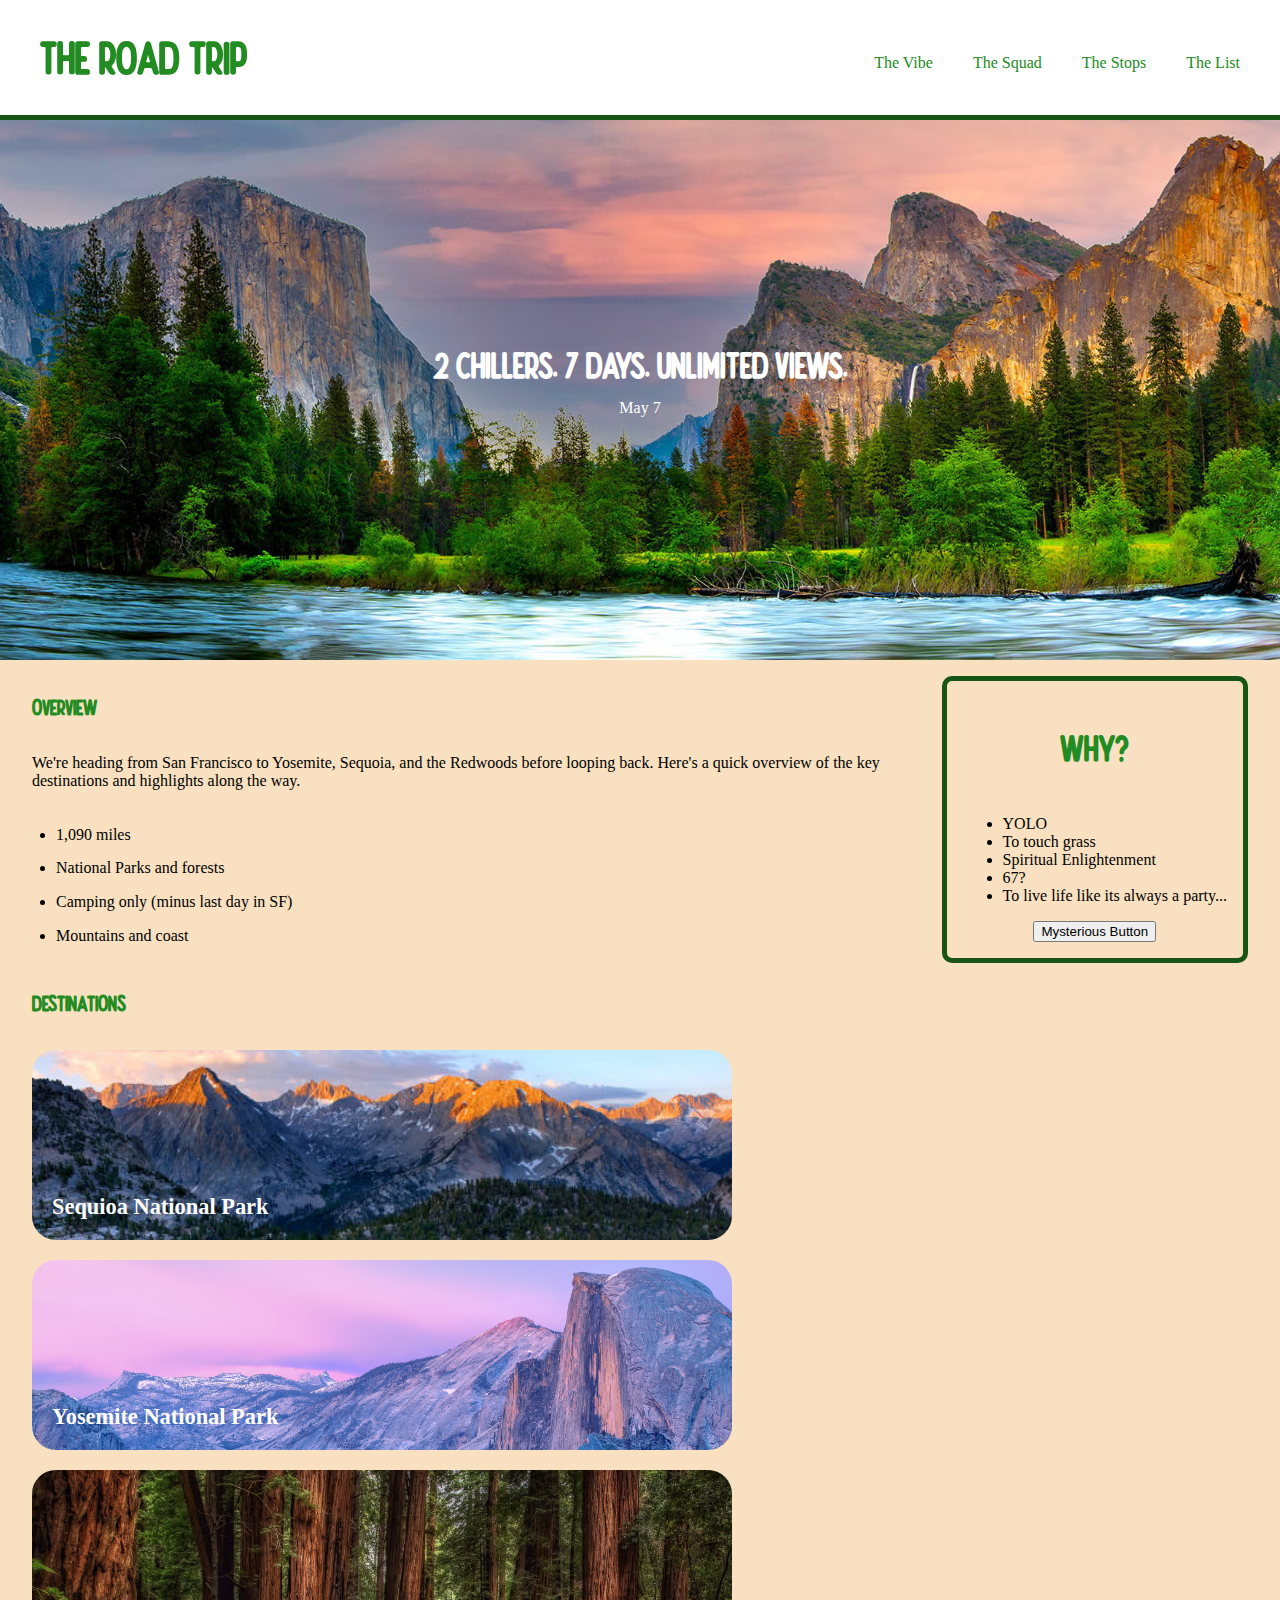
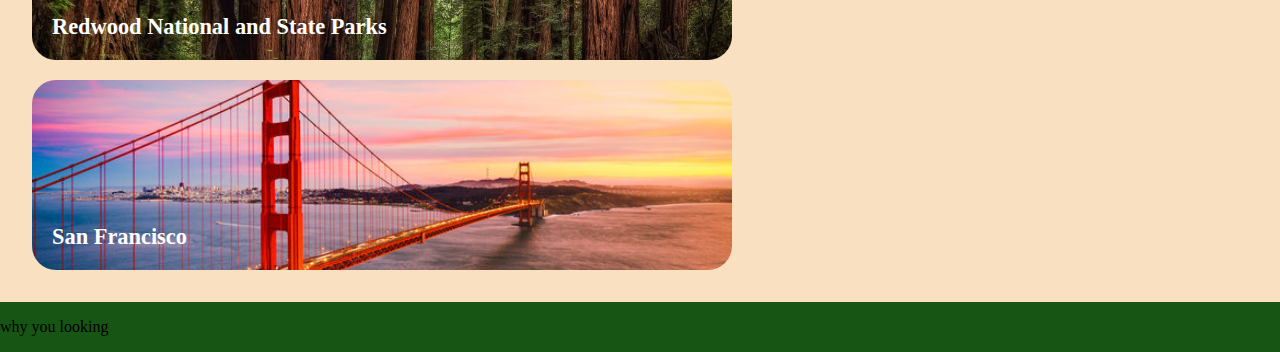
<file: index.html>
<!DOCTYPE html>
<html lang="en">
<head>
    <meta charset="UTF-8">
    <meta name="viewport" content="width=device-width, initial-scale=1.0">
    <link href="style.css" rel="stylesheet">
    <title>Document</title>
</head>

<body>
<header class="site-header">
    <a href="index.html">
    <h1 id="title">The Road Trip</h1>
    </a>
    <nav aria-label="Primary">
    <ul class="menu">
      <li><a href="index.html">The Vibe</a></li>
      <li><a href="squad.html">The Squad</a></li>
      <li><a href="stops.html">The Stops</a></li>
      <li><a href="packing.html">The List</a></li>
    </ul>
  </nav>
</header>

<section class="hero">
 <img src="assets/yose.png" /> 
  <header class="hero-text">
    <h2>2 Chillers. 7 Days. Unlimited Views.</h2>
    <p>May 7</p>
  </header>
</section>

<main>
    <section class="column">
    <h2>Overview</h2>
    <p>We're heading from San Francisco to Yosemite, Sequoia, and the Redwoods before looping back. Here's a quick overview of the key destinations and highlights along the way.</p>
    
    <ul class="overview-list">
      <li>1,090 miles</li>
      <li>National Parks and forests</li>
      <li>Camping only (minus last day in SF)</li>
      <li>Mountains and coast</li>
    </ul>
    <h2>Destinations</h2>
    <ol class="destinations-list">
      <li>
       <a href= "stops.html#sequoia"><img id="sequoia-list" src="assets/sequoia.jpg" alt="sequoia"> </a>
        <span>Sequioa National Park</span> 
      </li>
      <li>
        <a href="stops.html#yosemite"> <img id= "yosemite-list" src="assets/yosemite.jpg" alt="yosemite"></a>
       <span> Yosemite National Park</span>
      </li>
      <li>
        <a href= "stops.html#redwoods">  <img id ="redwood-list" src="assets/redwoods.jpg" alt="redwoods"> </a>
       <span> Redwood National and State Parks </span> 
      </li>
      <li>
        <a href="stops.html#sf">
        <img id="sf-list" src="assets/sf.jpg" alt="san francisco"></a>
        <span>San Francisco </span>
      </li>
    </ol>
  </section>

  <aside>
    <h2 id="right-column-title">Why?</h2>
      <ul >
        <li>YOLO</li>
        <li>To touch grass</li>
        <li>Spiritual Enlightenment</li>
        <li>67?</li>
        <li>To live life like its always a party...</li>
    </ul>
    <button id="discoBtn"> Mysterious Button </button>
  </aside>

</main>

<footer>
  <p>why you looking</p>
</footer>
<script src="script.js"></script>
</body>
</html>
</file>
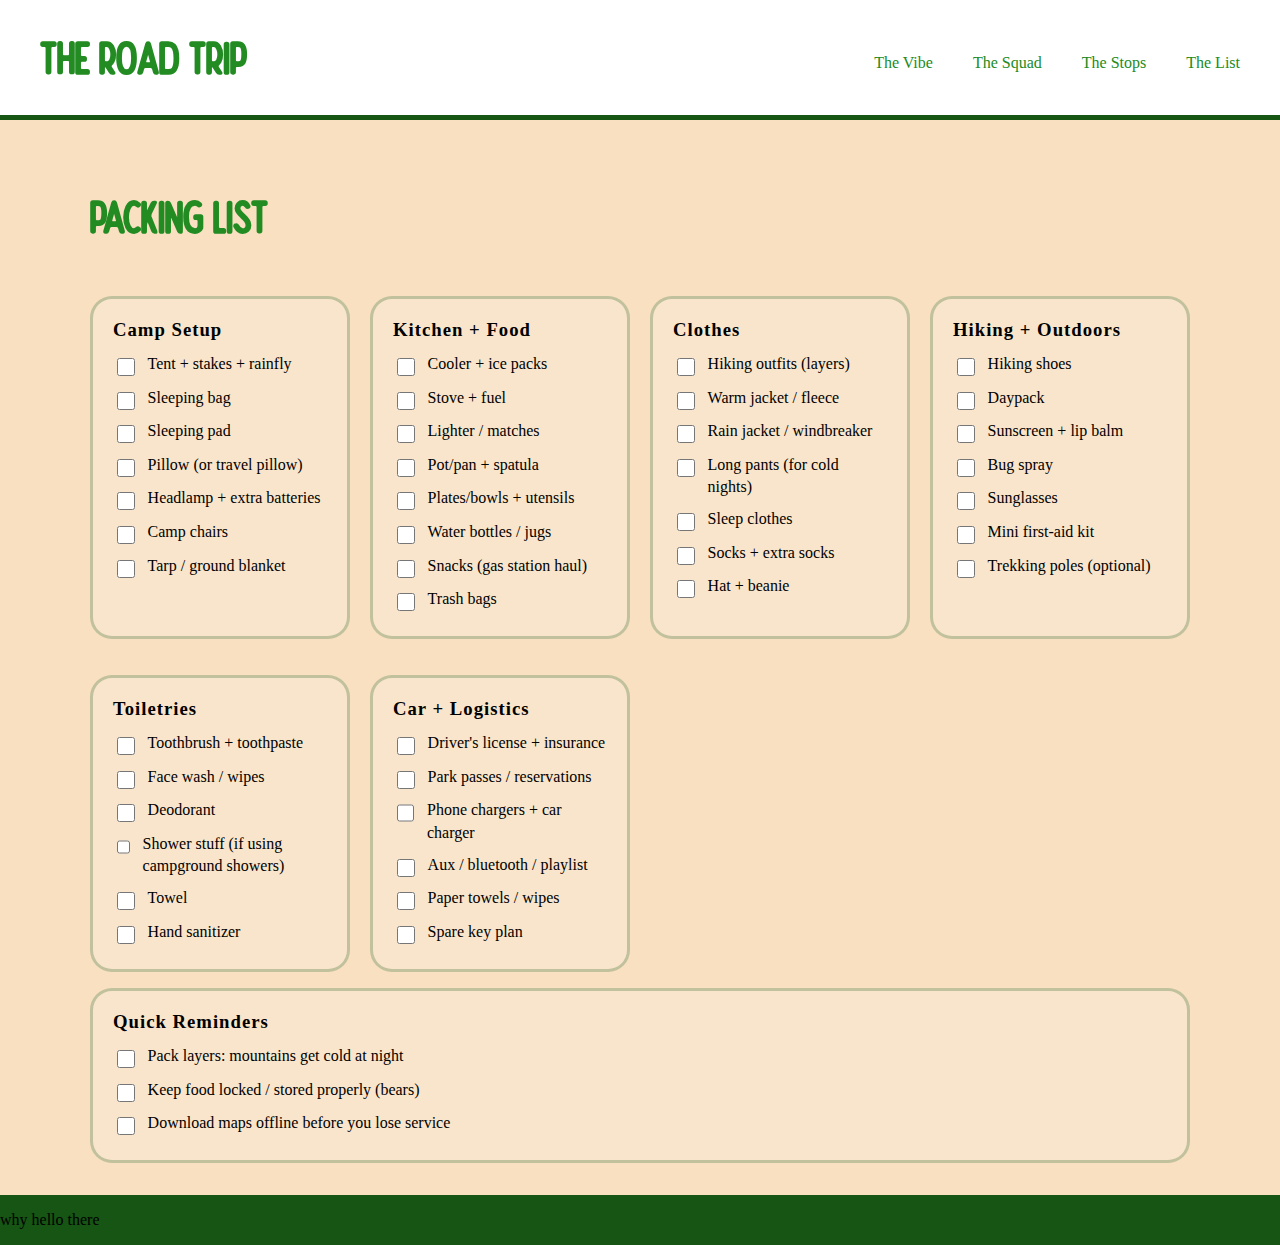
<file: packing.html>
<!DOCTYPE html>
<html lang="en">
<head>
  <meta charset="UTF-8">
  <meta name="viewport" content="width=device-width, initial-scale=1.0">
  <link href="style.css" rel="stylesheet">
  <title>Packing List</title>
</head>

<body>
<header class="site-header">
  <a href="index.html">
    <h1 id="title">The Road Trip</h1>
  </a>
  <nav aria-label="Primary">
    <ul class="menu">
      <li><a href="index.html">The Vibe</a></li>
      <li><a href="squad.html">The Squad</a></li>
      <li><a href="stops.html">The Stops</a></li>
      <li><a href="packing.html">The List</a></li>
    </ul>
  </nav>
</header>

<main class="packing-main">
  <h2 class="big-section-title">Packing List</h2>
 
  <section class="packing-grid">

    <section class="packing-card">
      <h3 class="packing-title">Camp Setup</h3>
      <ul class="packing-list">
        <li><label><input type="checkbox"> Tent + stakes + rainfly</label></li>
        <li><label><input type="checkbox"> Sleeping bag</label></li>
        <li><label><input type="checkbox"> Sleeping pad</label></li>
        <li><label><input type="checkbox"> Pillow (or travel pillow)</label></li>
        <li><label><input type="checkbox"> Headlamp + extra batteries</label></li>
        <li><label><input type="checkbox"> Camp chairs</label></li>
        <li><label><input type="checkbox"> Tarp / ground blanket</label></li>
      </ul>
    </section>

    <section class="packing-card">
      <h3 class="packing-title">Kitchen + Food</h3>
      <ul class="packing-list">
        <li><label><input type="checkbox"> Cooler + ice packs</label></li>
        <li><label><input type="checkbox"> Stove + fuel</label></li>
        <li><label><input type="checkbox"> Lighter / matches</label></li>
        <li><label><input type="checkbox"> Pot/pan + spatula</label></li>
        <li><label><input type="checkbox"> Plates/bowls + utensils</label></li>
        <li><label><input type="checkbox"> Water bottles / jugs</label></li>
        <li><label><input type="checkbox"> Snacks (gas station haul)</label></li>
        <li><label><input type="checkbox"> Trash bags</label></li>
      </ul>
    </section>

    <section class="packing-card">
      <h3 class="packing-title">Clothes</h3>
      <ul class="packing-list">
        <li><label><input type="checkbox"> Hiking outfits (layers)</label></li>
        <li><label><input type="checkbox"> Warm jacket / fleece</label></li>
        <li><label><input type="checkbox"> Rain jacket / windbreaker</label></li>
        <li><label><input type="checkbox"> Long pants (for cold nights)</label></li>
        <li><label><input type="checkbox"> Sleep clothes</label></li>
        <li><label><input type="checkbox"> Socks + extra socks</label></li>
        <li><label><input type="checkbox"> Hat + beanie</label></li>
      </ul>
    </section>

    <section class="packing-card">
      <h3 class="packing-title">Hiking + Outdoors</h3>
      <ul class="packing-list">
        <li><label><input type="checkbox"> Hiking shoes</label></li>
        <li><label><input type="checkbox"> Daypack</label></li>
        <li><label><input type="checkbox"> Sunscreen + lip balm</label></li>
        <li><label><input type="checkbox"> Bug spray</label></li>
        <li><label><input type="checkbox"> Sunglasses</label></li>
        <li><label><input type="checkbox"> Mini first-aid kit</label></li>
        <li><label><input type="checkbox"> Trekking poles (optional)</label></li>
      </ul>
    </section>

    <section class="packing-card">
      <h3 class="packing-title">Toiletries</h3>
      <ul class="packing-list">
        <li><label><input type="checkbox"> Toothbrush + toothpaste</label></li>
        <li><label><input type="checkbox"> Face wash / wipes</label></li>
        <li><label><input type="checkbox"> Deodorant</label></li>
        <li><label><input type="checkbox"> Shower stuff (if using campground showers)</label></li>
        <li><label><input type="checkbox"> Towel</label></li>
        <li><label><input type="checkbox"> Hand sanitizer</label></li>
      </ul>
    </section>

    <section class="packing-card">
      <h3 class="packing-title">Car + Logistics</h3>
      <ul class="packing-list">
        <li><label><input type="checkbox"> Driver's license + insurance</label></li>
        <li><label><input type="checkbox"> Park passes / reservations</label></li>
        <li><label><input type="checkbox"> Phone chargers + car charger</label></li>
        <li><label><input type="checkbox"> Aux / bluetooth / playlist</label></li>
        <li><label><input type="checkbox"> Paper towels / wipes</label></li>
        <li><label><input type="checkbox"> Spare key plan</label></li>
      </ul>
    </section>

  </section>

  <section class="packing-note">
    <h3 class="packing-title">Quick Reminders</h3>
    <ul class="packing-list">
      <li><label><input type="checkbox"> Pack layers: mountains get cold at night</label></li>
      <li><label><input type="checkbox"> Keep food locked / stored properly (bears)</label></li>
      <li><label><input type="checkbox"> Download maps offline before you lose service</label></li>
    </ul>
  </section>

</main>

<footer>
  <p>why hello there</p>
</footer>
</body>
</html>
</file>
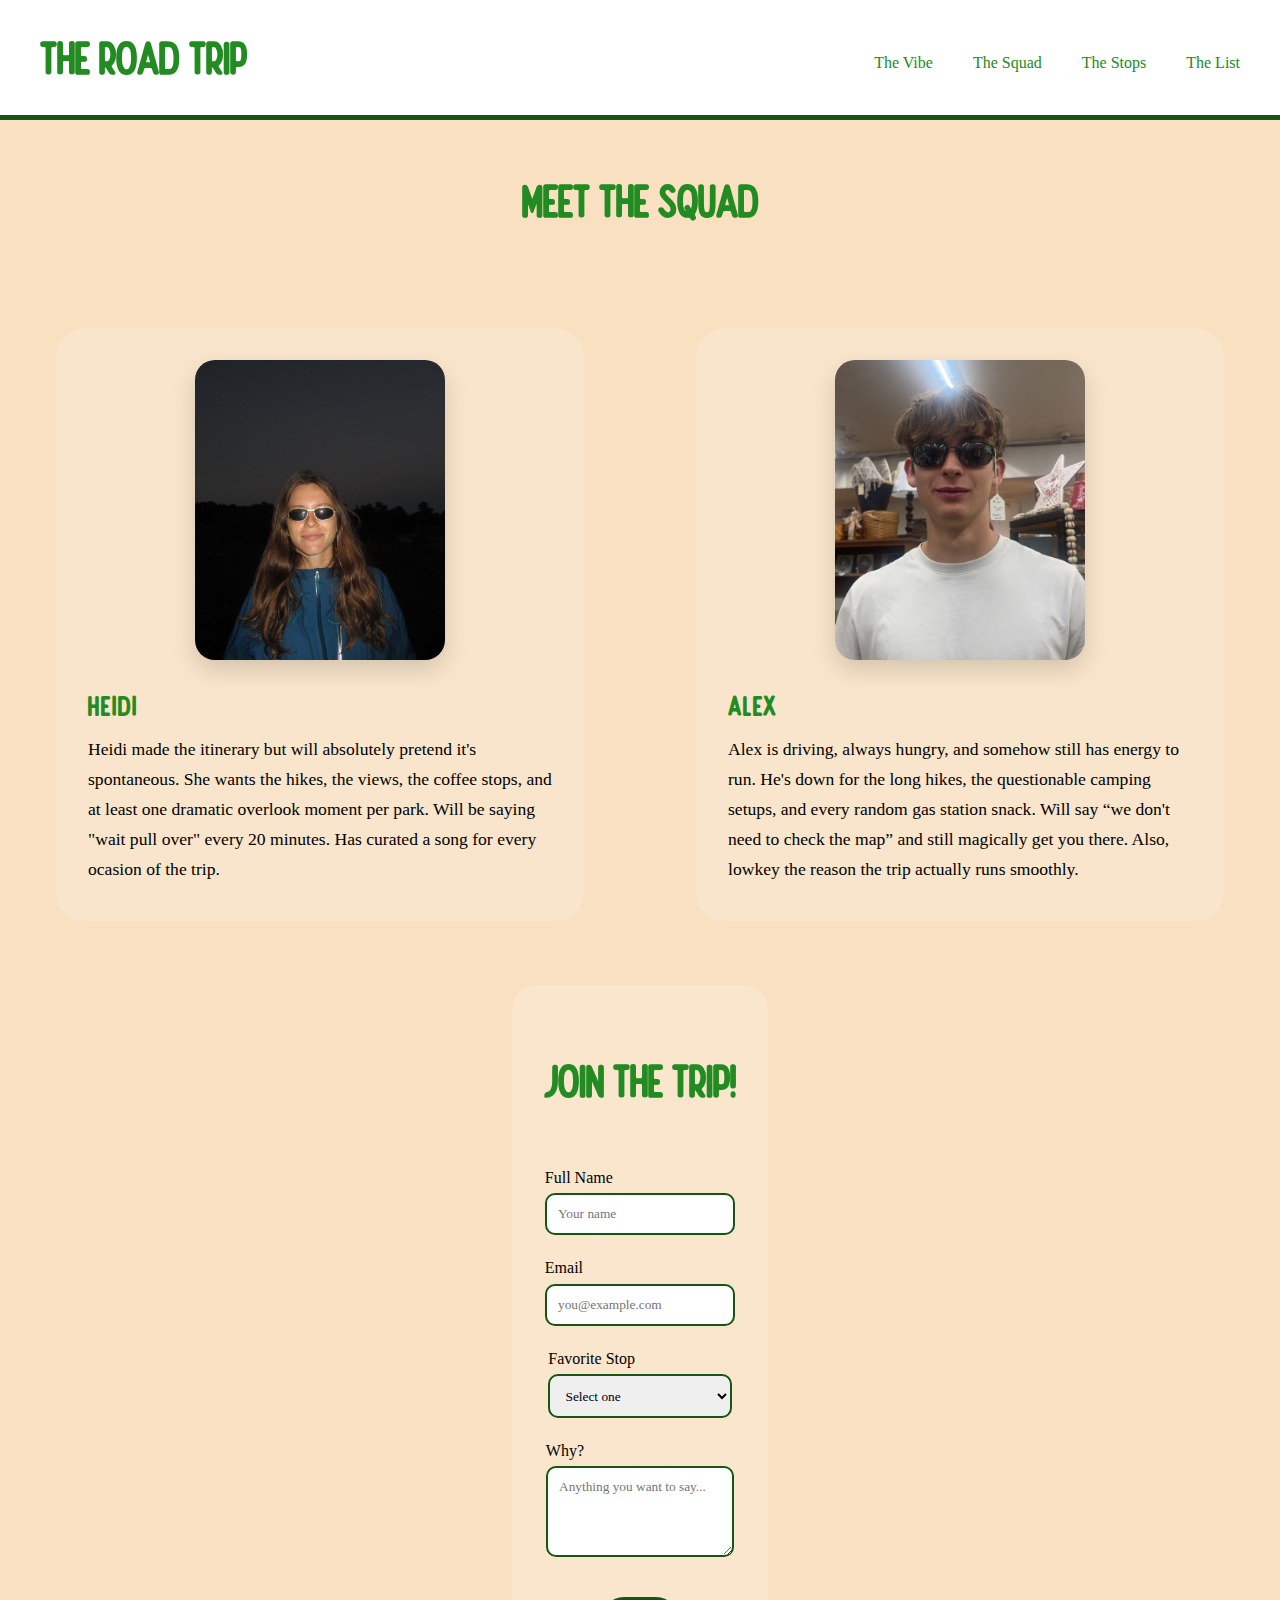
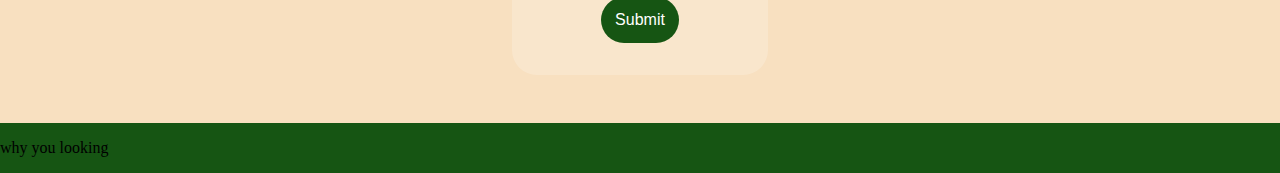
<file: squad.html>
<!DOCTYPE html>
<html lang="en">
<head>
    <meta charset="UTF-8">
    <meta name="viewport" content="width=device-width, initial-scale=1.0">
    <link href="style.css" rel="stylesheet">
    <title>Document</title>
</head>

<body>
<header class="site-header">
    <a href="index.html">
    <h1 id="title">The Road Trip</h1>
    </a>
    <nav aria-label="Primary">
    <ul class="menu">
      <li><a href="index.html">The Vibe</a></li>
      <li><a href="squad.html">The Squad</a></li>
      <li><a href="stops.html">The Stops</a></li>
      <li><a href="packing.html">The List</a></li>
    </ul>
  </nav>
</header>


<main>
<h2 class="big-section-title"> Meet the Squad</h2>
<section class="squad">
    <figure>
        <img src="assets/heidi.JPG" alt="heidi, the student in this class">
        <h3 class="names">Heidi</h3>
        <p>Heidi made the itinerary but will absolutely pretend it's spontaneous. She wants the hikes, the views, the coffee stops, and at least one dramatic overlook moment per park. Will be saying "wait pull over" every 20 minutes. Has curated a song for every ocasion of the trip.</p>
    </figure>
    <figure>
     <img src="assets/alex.JPG" alt="alex, other dude (not in class)">
    <h3 class="names">Alex</h3>
        <p> Alex is driving, always hungry, and somehow still has energy to run. He's down for the long hikes, the questionable camping setups, and every random gas station snack. Will say “we don't need to check the map” and still magically get you there. Also, lowkey the reason the trip actually runs smoothly.</p>
    </figure>
</section>

<section>
  <form class="form-card">
      <h2 class="big-section-title">Join the Trip!</h2>
    <label>
      Full Name
      <input type="text" placeholder="Your name" required>
    </label>

    <label>
      Email
      <input type="email" placeholder="you@example.com" required>
    </label>

    <label>
      Favorite Stop
      <select>
        <option value="">Select one</option>
        <option>Sequoia & Kings Canyon</option>
        <option>Yosemite</option>
        <option>Redwoods</option>
        <option>San Francisco</option>
      </select>
    </label>

    <label>
      Why?
      <textarea rows="4" placeholder="Anything you want to say..."></textarea>
    </label>

    <button type="submit">Submit</button>

  </form>
</section>

</main>

<footer>
  <p>why you looking</p>
</footer>

</body>
</html>
</file>
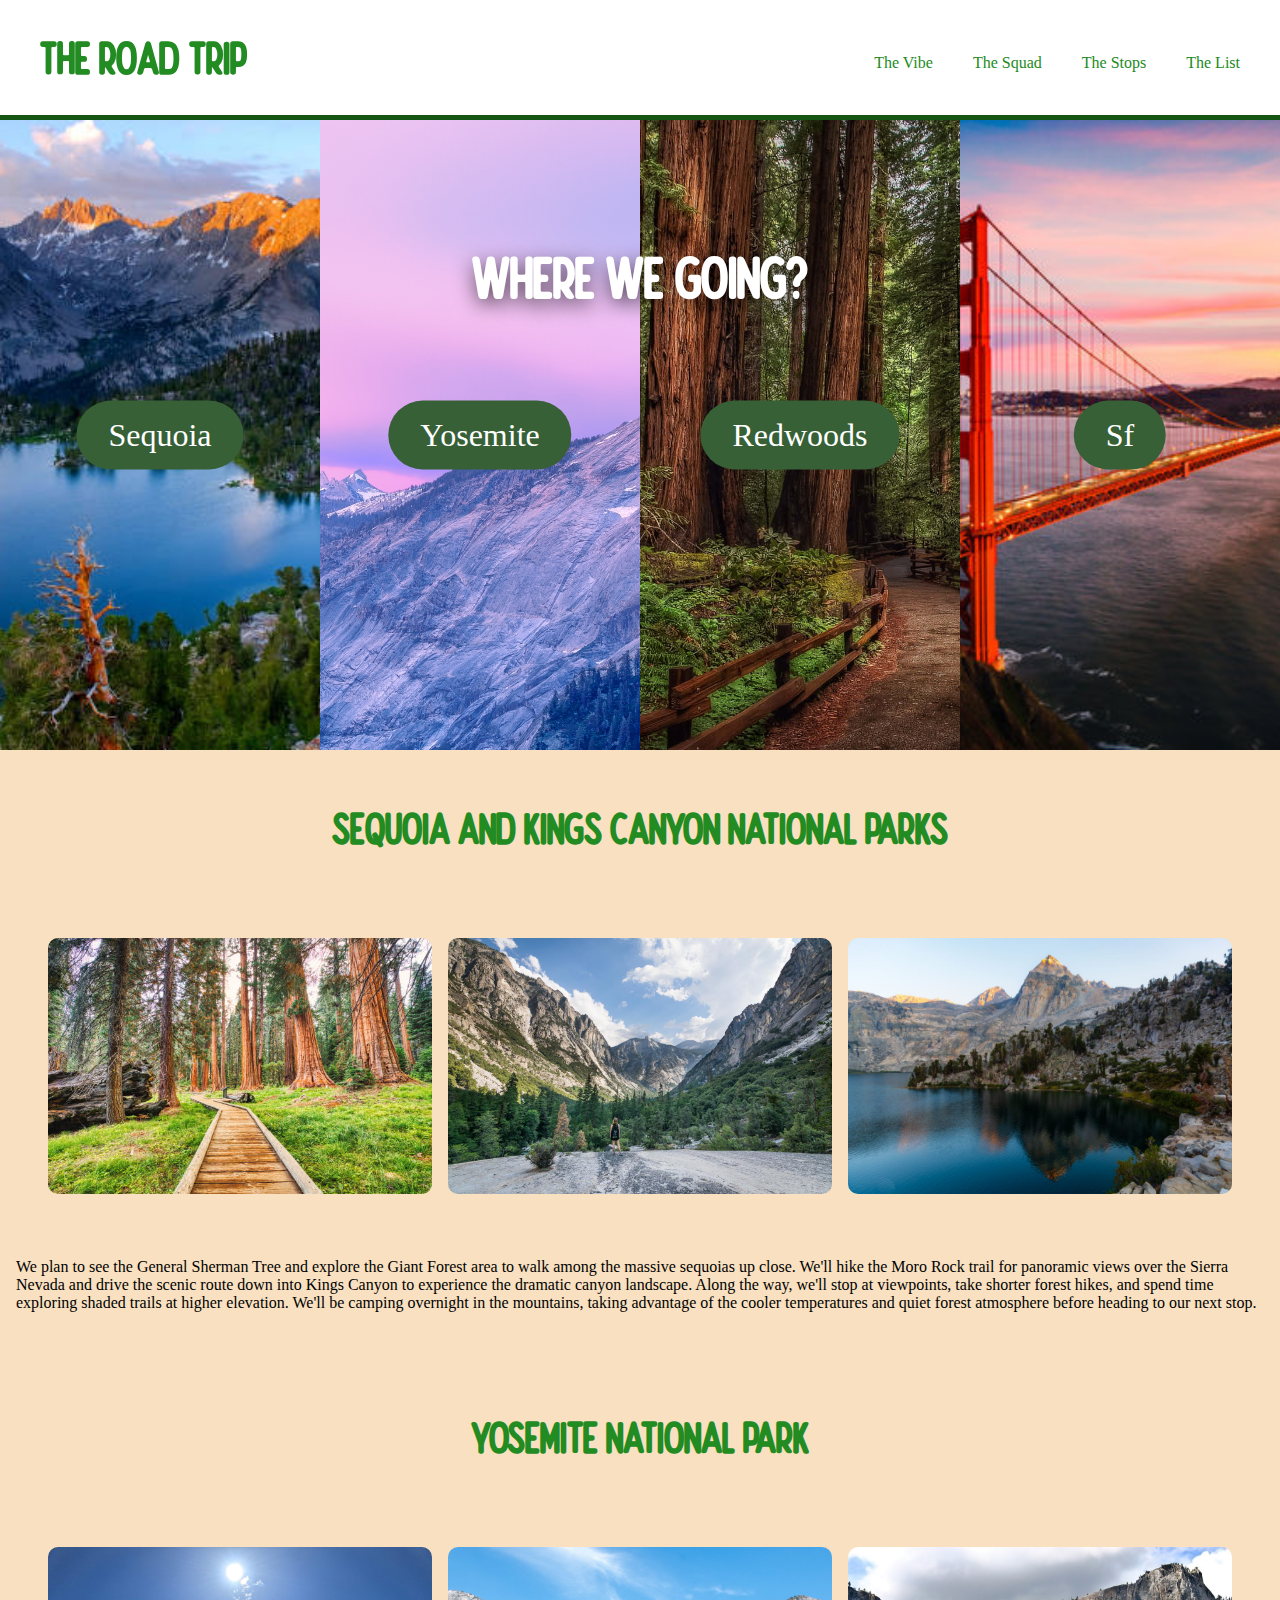
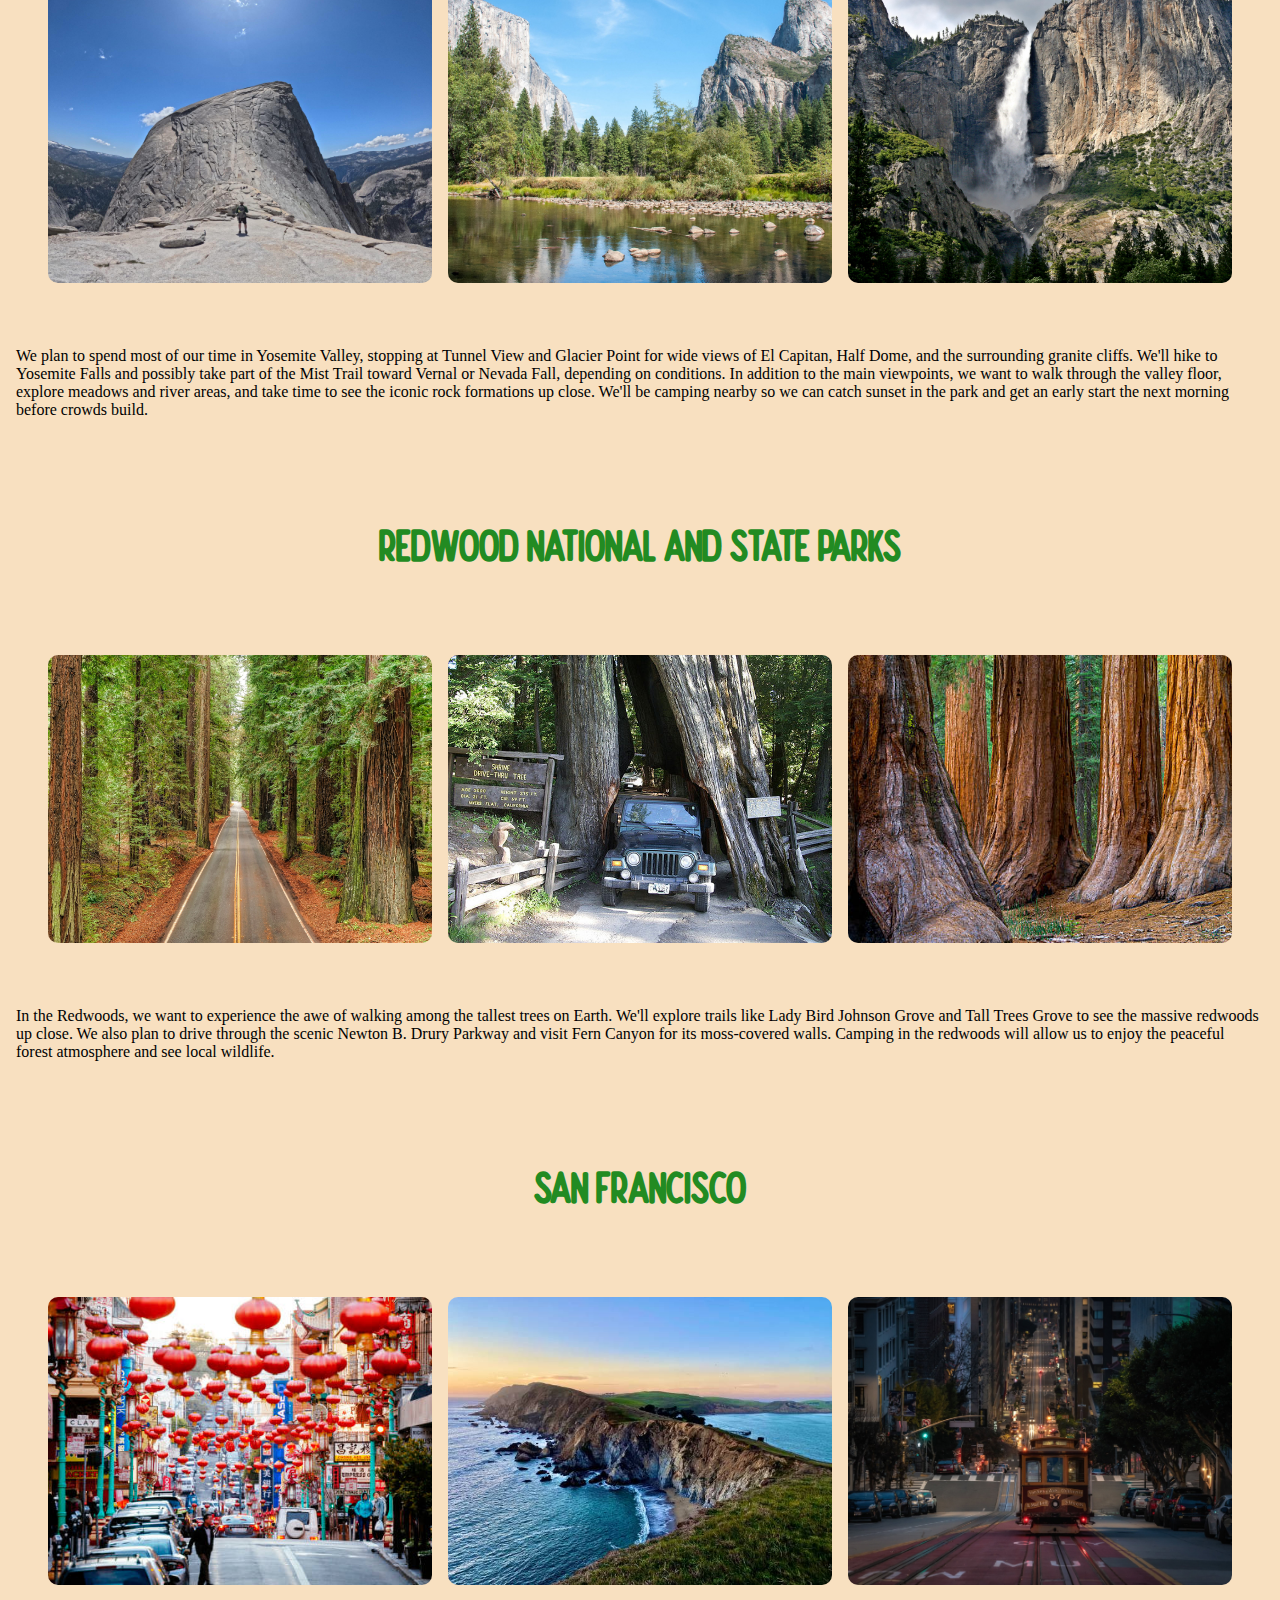
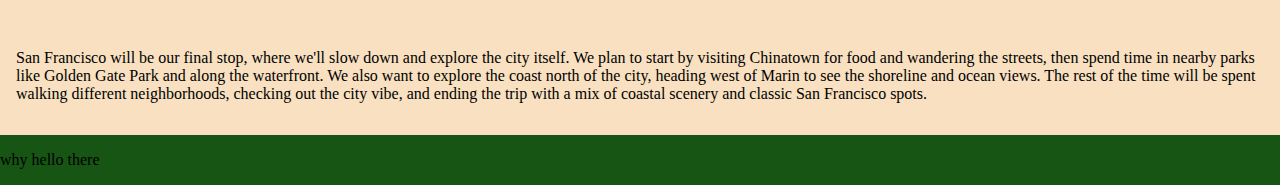
<file: stops.html>
<!DOCTYPE html>
<html lang="en">
<head>
    <meta charset="UTF-8">
    <meta name="viewport" content="width=device-width, initial-scale=1.0">
    <link href="style.css" rel="stylesheet">
    <title>Document</title>
</head>

<body>
<header class="site-header">
    <a href="index.html">
    <h1 id="title">The Road Trip</h1>
    </a>
    <nav aria-label="Primary">
    <ul class="menu">
      <li><a href="index.html">The Vibe</a></li>
      <li><a href="squad.html">The Squad</a></li>
      <li><a href="stops.html">The Stops</a></li>
      <li><a href="packing.html">The List</a></li>
    </ul>
  </nav>
</header>

<section class="stops-hero">

<figure class="stops-hero-destination">
    <img class="stops-hero-img" src="assets/sequoia.jpg" />
    <a  href="stops.html#sequoia" class="stop-pill">Sequoia</a>
</figure>

<figure  class="stops-hero-destination">
    <img class="stops-hero-img" src="assets/yosemite.jpg" />
    <a href="stops.html#yosemite" class="stop-pill">Yosemite</a>
</figure>

<figure  class="stops-hero-destination">
    <img class="stops-hero-img" src="assets/redwoods.jpg" />
    <a href="stops.html#redwoods" class="stop-pill">Redwoods</a>
</figure>

<figure  class="stops-hero-destination">
    <img class="stops-hero-img" src="assets/sf.jpg" />
    <a href="stops.html#sf" class="stop-pill">Sf</a>
</figure>
 
 <h2 class="stops-hero-title">Where we going?</h2>

</section>

<main>
<h2 id="sequoia" class="section-title">Sequoia and Kings Canyon National Parks</h2>
<section class="stop-pictures">
    <img src="assets/sequoia1.jpg" alt="sequoia1">
    <img src="assets/sequoia2.jpg" alt="sequoia2">
    <img src="assets/sequoia3.jpg" alt="sequoia3">
</section>
<p>We plan to see the General Sherman Tree and explore the Giant Forest area to walk among the massive sequoias up close. We'll hike the Moro Rock trail for panoramic views over the Sierra Nevada and drive the scenic route down into Kings Canyon to experience the dramatic canyon landscape. Along the way, we'll stop at viewpoints, take shorter forest hikes, and spend time exploring shaded trails at higher elevation. We'll be camping overnight in the mountains, taking advantage of the cooler temperatures and quiet forest atmosphere before heading to our next stop.</p>

<h2 id="yosemite" class="section-title">Yosemite National Park</h2>
<section class="stop-pictures">
    <img src="assets/yosemite1.jpg" alt="yosemite1">
    <img src="assets/yosemite2.jpg" alt="yosemite2">
    <img src="assets/yosemite3.jpg" alt="yosemite3">
</section>

<p>We plan to spend most of our time in Yosemite Valley, stopping at Tunnel View and Glacier Point for wide views of El Capitan, Half Dome, and the surrounding granite cliffs. We'll hike to Yosemite Falls and possibly take part of the Mist Trail toward Vernal or Nevada Fall, depending on conditions. In addition to the main viewpoints, we want to walk through the valley floor, explore meadows and river areas, and take time to see the iconic rock formations up close. We'll be camping nearby so we can catch sunset in the park and get an early start the next morning before crowds build.</p>


<h2 id="redwoods" class="section-title">Redwood National and State Parks</h2>
<section class="stop-pictures">
    <img src="assets/redwoods1.jpg" alt="redwoods1">
    <img src="assets/redwoods2.jpg" alt="redwoods2">
    <img src="assets/redwoods3.jpg" alt="redwoods3">
</section>

<p>In the Redwoods, we want to experience the awe of walking among the tallest trees on Earth. We'll explore trails like Lady Bird Johnson Grove and Tall Trees Grove to see the massive redwoods up close. We also plan to drive through the scenic Newton B. Drury Parkway and visit Fern Canyon for its moss-covered walls. Camping in the redwoods will allow us to enjoy the peaceful forest atmosphere and see local wildlife.</p>

 <h2 id="sf" class="section-title">San Francisco</h2>
    <section class="stop-pictures">
        <img src="assets/sf1.jpg" alt="sf1">
        <img src="assets/sf2.jpg" alt="sf2">
        <img src="assets/sf3.jpg" alt="sf3">
    </section>
    <p>San Francisco will be our final stop, where we'll slow down and explore the city itself. We plan to start by visiting Chinatown for food and wandering the streets, then spend time in nearby parks like Golden Gate Park and along the waterfront. We also want to explore the coast north of the city, heading west of Marin to see the shoreline and ocean views. The rest of the time will be spent walking different neighborhoods, checking out the city vibe, and ending the trip with a mix of coastal scenery and classic San Francisco spots.</p>

</main>

<footer>
  <p>why hello there</p>
</footer>

</body>
</html>
</file>
<file: style.css>
* {
  box-sizing: border-box;
}

html, body {
  overflow-x: hidden;
  overflow-y: auto;
  margin: 0;
  height:auto;
  background-color: rgb(248, 224, 192);
}

body {
  min-height: 100vh;
  display: flex;
  flex-direction: column;
}

.site-header {
  background: white;
  border-bottom: 5px solid #165513;
  padding: 1px 30px;
  display: flex;
  align-items: center;
  justify-content: space-between;
  height: 120px;
}
h1{
    display:inline-block;
    color: forestgreen;
    font-family: "Nature Spirit", system-ui, sans-serif;
   
}

h2{
    display:inline-block;
    color: forestgreen;
    font-family: "Nature Spirit", system-ui, sans-serif;
   
}


.big-section-title{
    font-size: 50px;
    align-self:center;
    text-align: center;
    justify-content: center;
    
}

.section-title{
  font-size:3rem;
}
.names{
 
    color: forestgreen;
    font-family: "Nature Spirit", system-ui, sans-serif;
    font-size: 30px;
    
   
}

#title{
    font-size: 50px;
    margin-left: 10px;
}
.menu {
  list-style: none;
  display: inline-flex;
  gap: 20px;
  align-items: center;
  margin: 0;
  padding: 0;
  justify-content: space-between;
}
nav{
    display:inline-flex;
    align-items: center;
    padding-top: 10px;
    
}
.menu a {
  text-decoration: none;
  padding: 8px 10px;
  border-radius: 8px;
  color:forestgreen;
}

.menu a:hover,
.menu a:focus-visible {
  background: #f2f2f2;
  outline: none;
}

main{
  display:flex;
  gap:3rem;
  margin:0 auto;
  padding: 1rem; 
  flex:1 0 grow;
  flex-wrap:wrap;
  justify-content: center;
  align-items: flex-start;
  background-color: rgb(248, 224, 192);
  min-height: 0;

}

.column {
  display:flex;
  flex:1;
  margin-left: 1em;
  flex-direction: column;
}

#right-column-title{ 
  text-align: left;
  font-size: 40px;

}
.hero{
  position: relative;
  flex: 0 0 auto;
  height:60vh;
  overflow: hidden;
}
.hero img {
  width: 100%;
  height: 100%;
  object-fit: cover;
  object-position: center ;
  display: block;
  margin: 0;
}

.hero-text {
  position: absolute;
  top: 50%;
  left: 50%;
  transform: translate(-50%, -50%);
  color: white;
  text-align: center;
  
}
.hero-text h2 {
  color:rgb(255, 255, 255);
  font-size: 2.5rem;
  margin: 0;
}




aside{
  display:flex;
  flex-direction: column;
  align-items: center;
  justify-content: flex-start;
  border:  5px solid #165513;
  border-radius: 10px;
  margin-right: 1rem;
  height: fit-content;
  padding: 1rem;
}

.overview-list {
  list-style: disc;
  padding-left: 1.5rem;
  margin: 1rem 0;
}

.overview-list li {
  margin-bottom: 0.5rem;
  line-height: 1.6;
}

.destinations-list {
  list-style: none;
  padding: 0;
  display: flex;
  max-width: 700px;
  align-items: center;
  flex-direction: column;
  gap: 20px;
}

.destinations-list img {
  width: 100%;
  height: 100%;          
  object-fit: cover;    
  object-position: center 10%;
  display: block;
}

.destinations-list span {
  position: absolute;
  bottom: 20px;
  left: 20px;
  z-index: 2;
  color: white;
  font-size: 1.4rem;
  font-weight: 600;
}

.destinations-list li {
  position: relative;
  width: 100%;
  height: 190px;         
  border-radius: 24px;
  overflow: hidden;
  list-style: none;
}

#yosemite-list {
  object-position: center 50%;
}

#redwood-list {
  object-position: center 10%;
}

#sf-list {
  object-position: center 30%;
}

.disco * {
  transition: all 0.2s ease;
  filter: saturate(150%) contrast(120%);
}

body.disco::before {
  content: "";
  position: fixed;
  inset: 0;               
  background: var(--discoColor, hotpink);
  opacity: 0.35;            
  pointer-events: none;
  z-index: 999999;         
}


.squad{
  display: flex;
  gap: 2rem;
  justify-content: center;
  align-items: flex-start;
  flex-direction : row;
  height:auto;

}
.squad figure{
  display: flex;
  flex-direction: column;
  align-items: flex-start;        
  gap: 0.75rem;
  padding: 2rem 2rem 2.25rem; 
  max-width: 560px;         
  background: rgba(255,255,255,0.18);
  border-radius: 28px;
}
.squad figure img{
  width: 250px;
  height: 300px;
  object-fit: cover;
  align-self: center;
  border-radius: 20px;
  box-shadow: 0 10px 25px rgba(0,0,0,0.15);
}
.squad h3{
  width: 100%;
  margin: 1.25rem 0 0.25rem;
  text-align: left;
  letter-spacing: 2px;
}

.squad h3::after {
  margin: 0.5rem 0 0;  
  width: 90px;
  height: 5px;
  border-radius: 999px;
}

.squad p{
  max-width: 500px;
  margin:0;
  text-align: left;
  line-height: 1.7;
  font-size: 1.1rem;
}
.stops-hero {
  position: relative;
  display: grid;
  grid-template-columns: repeat(4, 1fr); 
  width: 100%;
  height: 70vh;       
  overflow: hidden;
}

.stops-hero-destination {
  margin: 0;
  position: relative;
  height: 100%;
  overflow: hidden;
}

.stops-hero-img {
  width: 100%;
  height: 100%;
  object-fit: cover;
  display: block;
}


.stops-hero-title{
  position: absolute;
  inset: 0;
  display: flex;
  align-items: flex-start;
  justify-content: center;
  padding-top: 1rem;
  margin: 0;
  margin-top: 7rem;
  color: white;
  font-size: 4.0rem;
  text-shadow: 0 6px 20px rgba(0,0,0,0.6);
  pointer-events: none;
  
}

.stop-pill{

  position: absolute;
  text-decoration: none;
  top:50%;
  left: 50%;
  transform: translate(-50%, -50%);
  padding: 1rem 1em;
  background-color: #376037;
  color: white;
  border-radius:100px;
  font-size: 2rem;
  margin: 0;

}
.stop-pictures {
  display: flex;
  flex-direction: row;
  gap:1rem;
 
}
.stop-pictures img {
  width: 30vw;
  height: auto;
  object-fit: cover;
  border-radius: 10px;
}

.packing-main{
  display: block;
  width: min(1100px, 92%);
  margin: 0 auto;
  padding: 2rem 0;
}

.packing-grid{
  display: grid;
  grid-template-columns: repeat(auto-fit, minmax(260px, 1fr));
  gap: 1.25rem;
}

.packing-card,
.packing-note{
  background: rgba(255,255,255,0.18);
  border: 3px solid rgba(22, 85, 19, 0.25);
  border-radius: 22px;
  padding: 1.25rem 1.25rem 1.5rem;
  margin-top: 1rem;
}

.packing-title{
  margin: 0 0 0.75rem;
  letter-spacing: 1px;
}

.packing-list{
  list-style: none;
  padding: 0;
  margin: 0;
  display: grid;
  gap: 0.6rem;
}

.packing-list label{
  display: flex;
  gap: 0.6rem;
  align-items: flex-start;
  line-height: 1.4;
}

.packing-list input[type="checkbox"]{
  transform: translateY(2px);
}

.packing-list input[type="checkbox"] {
  accent-color: #165513;
  width: 18px;
  height: 18px;
}

.packing-list label:has(input:checked) {
  opacity: 0.6;
  text-decoration: line-through;
}

.form-subtitle {
  margin-top: 0.5rem;
  margin-bottom: 2rem;
  font-size: 1.1rem;
}

.form-card {
  max-width: 500px;
  margin: 0 auto;
  margin-bottom: 2rem;
  padding: 2rem;
  background: rgba(255,255,255,0.2);
  border-radius: 25px;
  display: flex;
  flex-direction: column;
  align-items: center;
  gap: 1.5rem;
}

.form-card label {
  display: flex;
  flex-direction: column;
  text-align: left;
  font-weight: 500;
}

.form-card input,
.form-card select,
.form-card textarea {
  margin-top: 0.4rem;
  padding: 0.7rem;
  border-radius: 10px;
  border: 2px solid #165513;
  font-family: inherit;
}

.form-card input:focus,
.form-card select:focus,
.form-card textarea:focus {
  outline: none;
  border-color: #2f7d32;
}

.form-card button {
  margin-top: 1rem;
  padding: 0.9rem;
  background: #165513;
  color: white;
  border: none;
  border-radius: 999px;
  font-size: 1rem;
  cursor: pointer;
  transition: 0.2s ease;
}

.form-card button:hover {
  background: #2f7d32;
}
.song-section{
  margin:1rem;
  text-align: center;
  width:100%;
  overflow-x: auto;
}

.song-table,td,th {
  border-bottom: 2px solid #090909;
  border-collapse: collapse;
  padding: 1rem;
  width:auto;
  overflow-wrap: break-word;
  hyphens: auto; 
  
}
.song-table{
  table-layout: auto; 
}
tr:nth-child(even) {
  background-color: rgba(34, 139, 34, 0.421);
}

audio{
  width:200px
}
footer {
  background-color: #165513;
  width: 100%;
  flex-direction: flex-end;
  flex-shrink: 0;
}


/* mobile */

@media (max-width: 700px) {

  main,.song-section, section, header, footer {
    max-width: 100%;
  }


  .site-header{
    height: auto;
    padding: 12px 16px;
    flex-direction: column;
    align-items: center;
    gap: 10px;
  }

  #title{
    margin-left: 0;
    font-size: 42px;      
    line-height: 0.95;
    text-align: center;
  }

  nav{
    padding-top: 0;
    width: 100%;
    justify-content: center;
  }

  .menu{
    width: 100%;
    display: flex;
    flex-wrap: wrap;
    justify-content: center;
    gap: 12px 18px;
  }

 
  .hero{
    height: 45vh;         
    min-height: 320px;
  }

  .hero-text h2{
    font-size: 1.6rem;
    padding: 0 12px;
  }

  
  main{
    width: 100%;
    margin: 0;
    padding: 16px;
    flex-direction: column;
    align-items: stretch;
    gap: 18px;
  }

  .column{
    margin-left: 0;
    width:100%;
  }

  aside{
    margin-right: 0;
    width: 100%;
  }

  
  .destinations-list{
    max-width: 100%;
  }
  .stops-hero {
  grid-template-columns: repeat(2, 1fr);
  grid-template-rows: repeat(2, 40vh);
  height: auto;
  }

  .stops-hero-destination {
    height: 40vh;
  }

  .stop-pill {
    font-size: 1.2rem;
    padding: 0.6rem 0.9rem;
  }

  .stops-hero-title {
    font-size: 2.2rem;
    margin-top: 4rem;
  }
  .stop-pictures{
    flex-direction: column;
  }

  .stop-pictures img{
    width: 100%;
  }

  .song-section{
  overflow-x: visible;
  }

  .song-table{
    min-width: 0;
    table-layout: fixed;   
  }
  .song-table,td,th{
    overflow-wrap: anywhere;
  }

  audio{
    width: 180px;
  } 
  .squad{
    flex-direction: column;
    align-items: center;
    gap: 2rem;
  }

  .squad figure{
    width: 100%;
    max-width: 420px;
    padding: 1.5rem;
  }

  .squad figure img{
    width: 100%;
    height: auto;
  }

}



@font-face {
  font-family: "Nature Spirit";
  src: url("assets/fonts/nature-spirit-font/NatureSpirit-jE7RM.otf") format("opentype");
  font-weight: 400;
  font-style: normal;
  font-display: swap;
}
</file>
